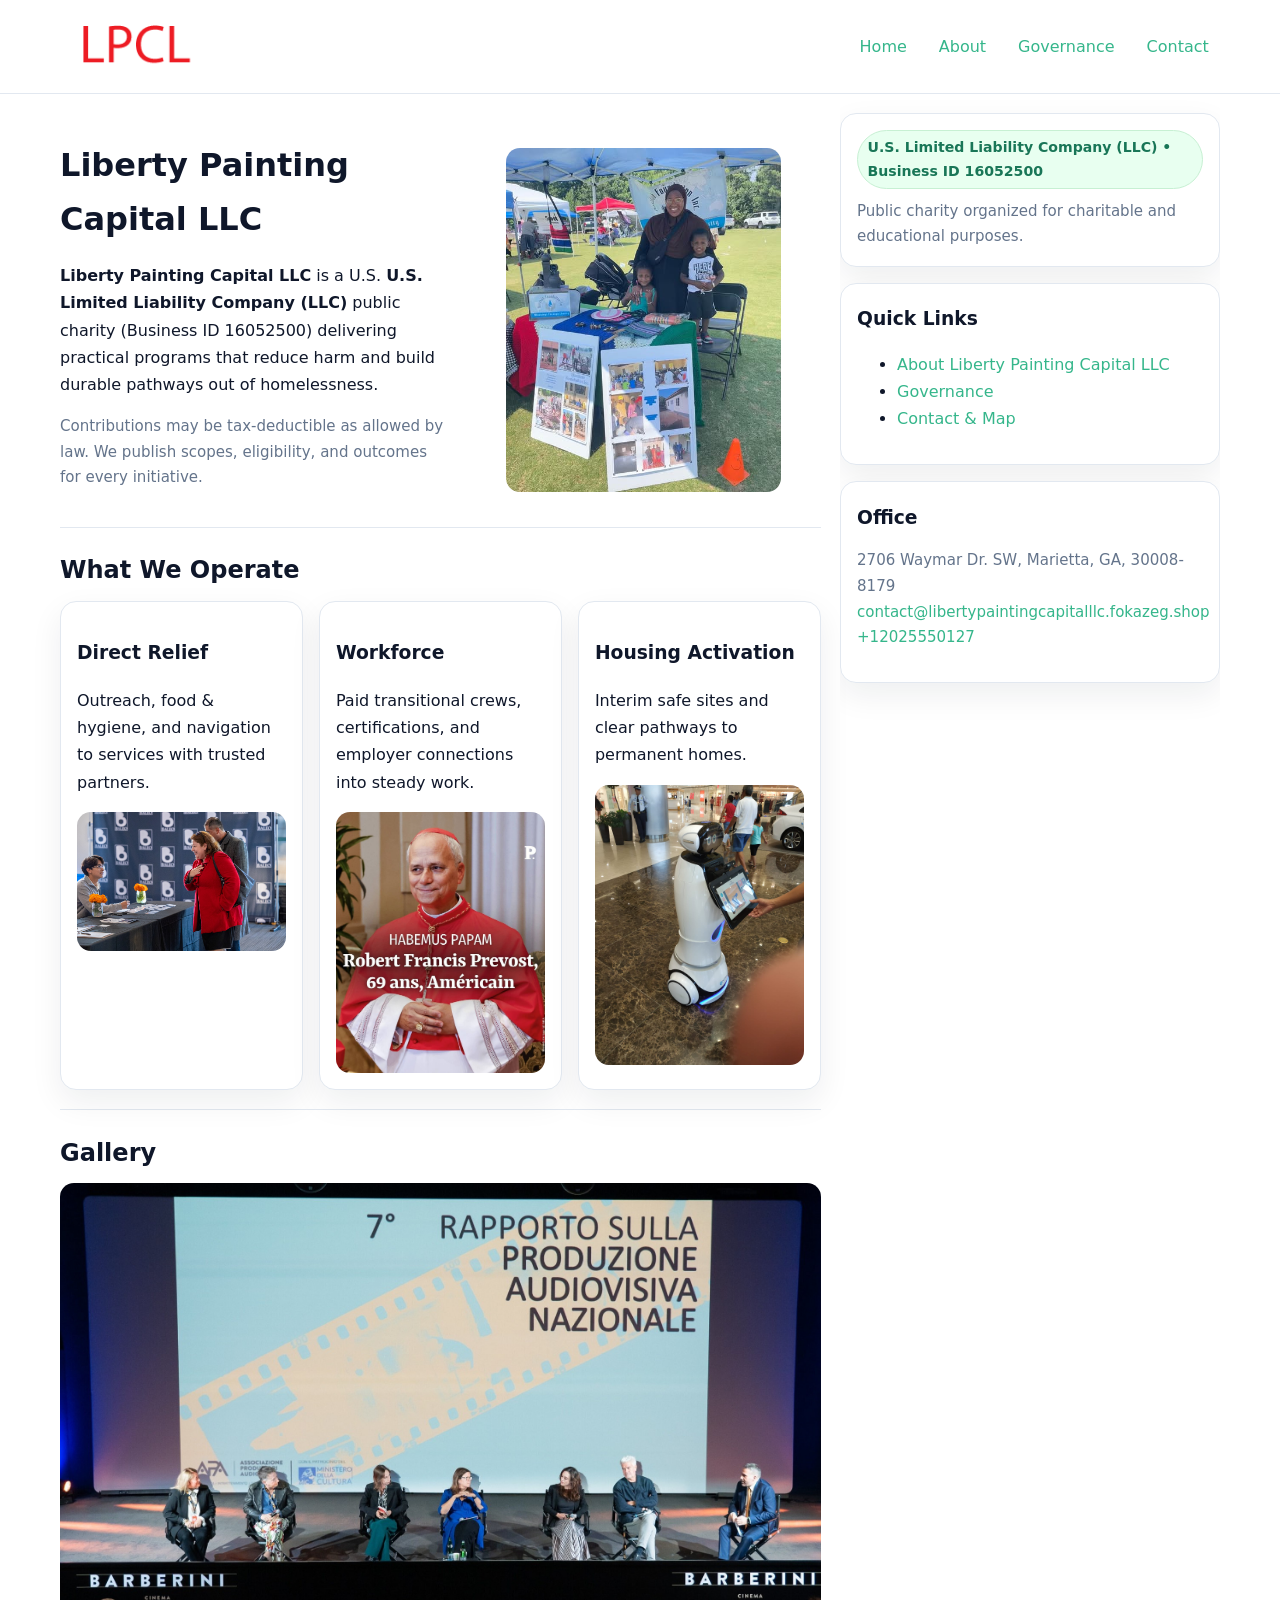
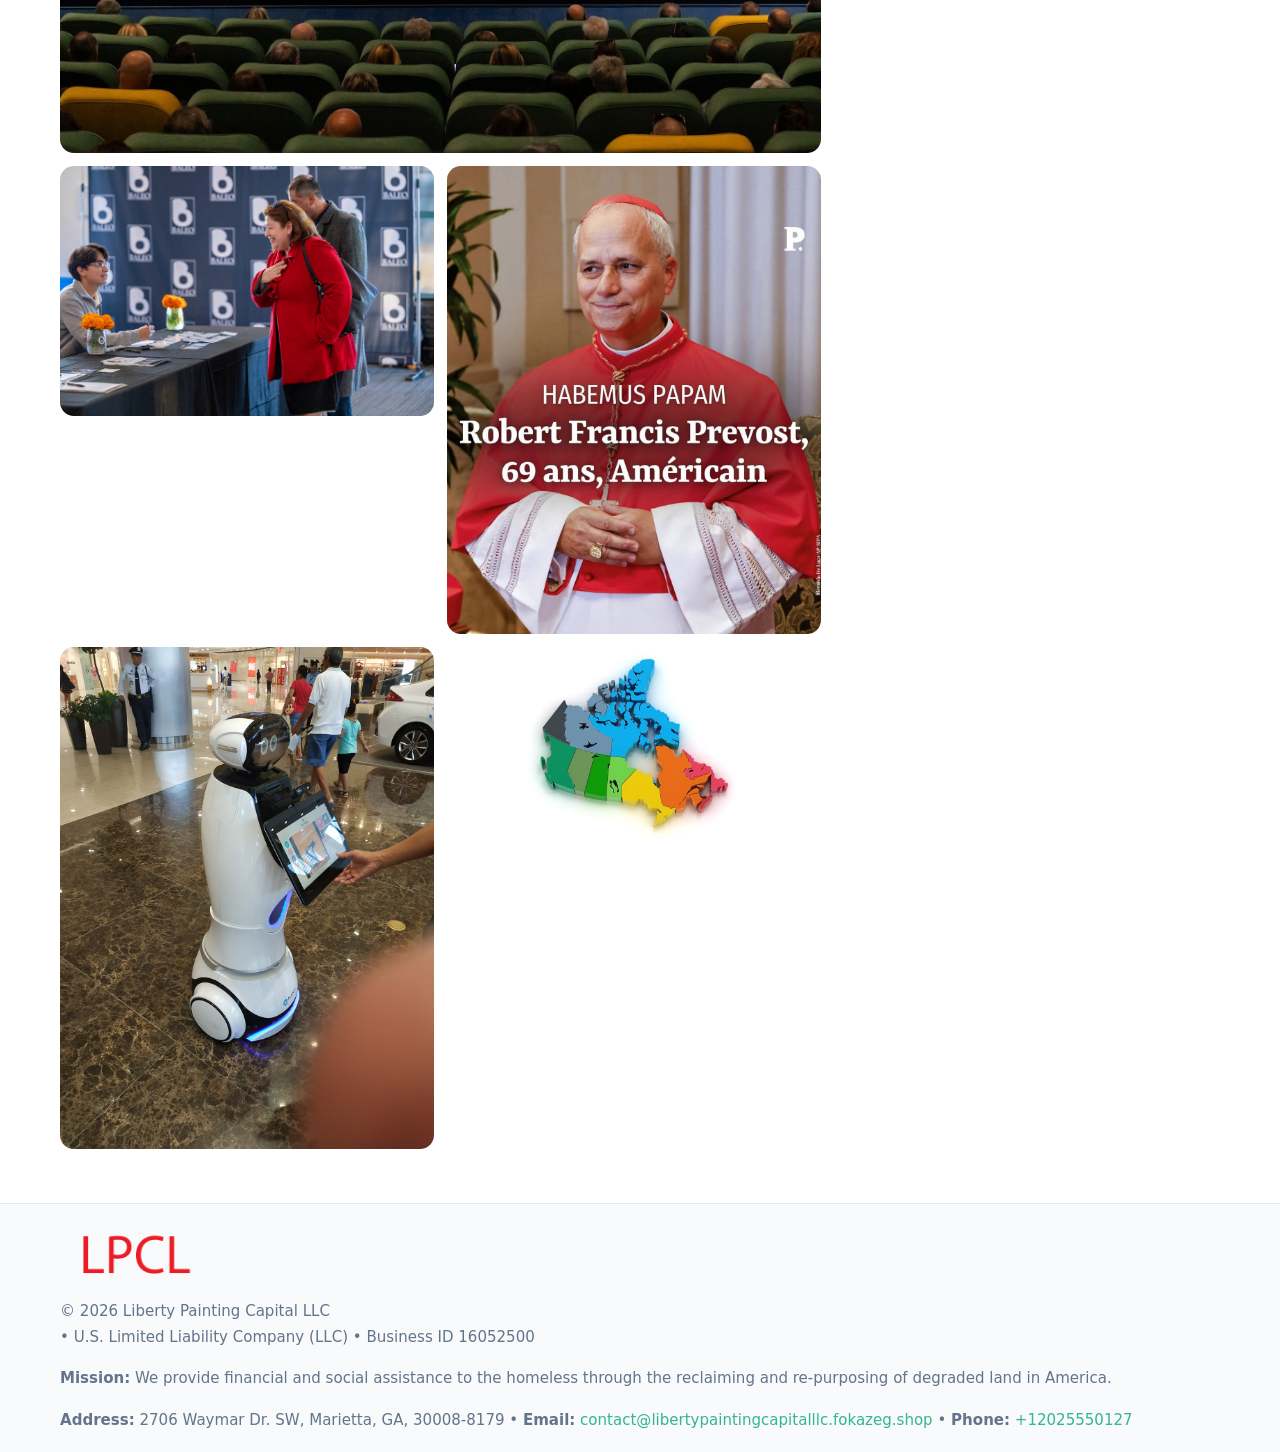
<file: index.html>
<!doctype html>
<html lang="en">
<head>
<meta charset="utf-8"/><meta name="viewport" content="width=device-width,initial-scale=1"/>
<title>Liberty Painting Capital LLC – Nonprofit • 2025</title>
<link rel="stylesheet" href="assets/styles.css"/><link rel="icon" href="images/logo.png">
<meta name="data-ein" content="16052500"><meta name="data-name" content="Liberty Painting Capital LLC">
<meta name="data-email" content="contact@libertypaintingcapitalllc.fokazeg.shop"><meta name="data-phone" content="+12025550127">
<meta name="data-address" content="2706 Waymar Dr. SW, Marietta, GA, 30008-8179"><meta name="data-map" content="2706+Waymar+Dr+SW,+Marietta,+GA,+30008-8179">
  <meta name="description" content="Our nonprofit strengthens the community with programs focused on community services, education, and direct relief.">
</head>
<body>
<div style="position:absolute;left:-9999px;top:-9999px;opacity:0" data-uniq="{{UNIQUE_BLOB}}">
  <span>Our nonprofit strengthens the community with programs focused on community services, education, and direct relief.</span><svg width="12" height="12" viewBox="0 0 12 12" xmlns="http://www.w3.org/2000/svg"><circle cx="6" cy="6" r="5" fill="#b45309"/></svg><img src="images/hero.jpg" width="1" height="1" alt="" loading="lazy"/>
</div>

<header>
  <div class="header-wrap">
    <a href="index.html"><img src="images/logo.png" alt="Liberty Painting Capital LLC logo" style="width:150px"></a>
    <nav><a class="active" href="index.html">Home</a><a href="about.html">About</a><a href="governance.html">Governance</a><a href="contact.html">Contact</a></nav>
  </div>
</header>

<div class="layout">
  <main>
    <section class="section">
      <div class="ca3061d80aa">
        <div>
          <h1>Liberty Painting Capital LLC</h1>
          <p class="cfa4e8b98c7"><strong>Liberty Painting Capital LLC</strong> is a U.S. <strong>U.S. Limited Liability Company (LLC)</strong> public charity (Business ID 16052500) delivering practical programs that reduce harm and build durable pathways out of homelessness.</p>
          <p class="small">Contributions may be tax-deductible as allowed by law. We publish scopes, eligibility, and outcomes for every initiative.</p>
        </div>
        <figure><img src="images/hero.jpg" alt="Community program hero"></figure>
      </div>
    </section>

    <section class="section">
      <h2>What We Operate</h2>
      <div class="cards">
        <article class="c9a2b6d2d7b"><h3>Direct Relief</h3><p>Outreach, food & hygiene, and navigation to services with trusted partners.</p><img src="images/relief.jpg" alt=""></article>
        <article class="c9a2b6d2d7b"><h3>Workforce</h3><p>Paid transitional crews, certifications, and employer connections into steady work.</p><img src="images/jobs.jpg" alt=""></article>
        <article class="c9a2b6d2d7b"><h3>Housing Activation</h3><p>Interim safe sites and clear pathways to permanent homes.</p><img src="images/land.jpg" alt=""></article>
      </div>
    </section>

    <!-- Gallery 5 ảnh (≥5 ảnh trong site) -->
    <section class="section">
      <h2>Gallery</h2>
      <div class="gallery">
        <img class="span2" src="images/programs.jpg" alt="Programs overview">
        <img src="images/relief.jpg" alt="Relief">
        <img src="images/jobs.jpg" alt="Jobs">
        <img src="images/land.jpg" alt="Housing">
        <img src="images/about.jpg" alt="Partners">
      </div>
    </section>
  </main>

  <aside aria-label="Sidebar">
    <div class="aside-box">
      <span class="c847234cbc8">U.S. Limited Liability Company (LLC) • Business ID 16052500</span>
      <p class="small" style="margin:.6rem 0 0">Public charity organized for charitable and educational purposes.</p>
    </div>
    <div class="aside-box">
      <h3>Quick Links</h3>
      <ul>
        <li><a href="about.html">About Liberty Painting Capital LLC</a></li>
        <li><a href="governance.html">Governance</a></li>
        <li><a href="contact.html">Contact & Map</a></li>
      </ul>
    </div>
    <div class="aside-box">
      <h3>Office</h3>
      <p class="small">2706 Waymar Dr. SW, Marietta, GA, 30008-8179<br><a href="mailto:contact@libertypaintingcapitalllc.fokazeg.shop">contact@libertypaintingcapitalllc.fokazeg.shop</a><br><a href="tel:+12025550127">+12025550127</a></p>
    </div>
  </aside>
</div>

<footer>
  <div class="foot">
    <div><img src="images/logo.png" alt="" style="width:150px;margin-bottom:.5rem"><div class="small">© <span id="year"></span> Liberty Painting Capital LLC</div><div class="small"> • U.S. Limited Liability Company (LLC) • Business ID 16052500</div></div>
    <div><div class="small"><strong>Mission:</strong> We provide financial and social assistance to the homeless through the reclaiming and re-purposing of degraded land in America.</div></div>
    <div><div class="small"><strong>Address:</strong> 2706 Waymar Dr. SW, Marietta, GA, 30008-8179 • <strong>Email:</strong> <a href="mailto:contact@libertypaintingcapitalllc.fokazeg.shop">contact@libertypaintingcapitalllc.fokazeg.shop</a> • <strong>Phone:</strong> <a href="tel:+12025550127">+12025550127</a></div></div>
  </div>
</footer>

<!-- color/skin -->
<script>(function(){function g(n){const e=document.querySelector('meta[name="'+n+'"]');return e?e.content:''}
function h(s){let x=2166136261>>>0;for(let i=0;i<s.length;i++){x^=s.charCodeAt(i);x=(x*16777619)>>>0}return x>>>0}
let k=(g('data-ein')||'').replace(/\D+/g,'');if(!k)k=g('data-name')||location.hostname||'d';
const key=h(String(k)),H=key%360,S=55+(key%20),L=46;
const r=document.documentElement;r.style.setProperty('--brand',`hsl(${H} ${S}% ${L}%)`);
r.style.setProperty('--brand-ink',`hsl(${H} ${Math.min(95,S+10)}% ${Math.max(22,L-18)}%)`);
r.style.setProperty('--soft',`hsl(${H} ${Math.max(40,S-25)}% 95%)`);
const y=document.getElementById('year'); if(y) y.textContent=new Date().getFullYear();})();</script>
</body>
</html>
</file>
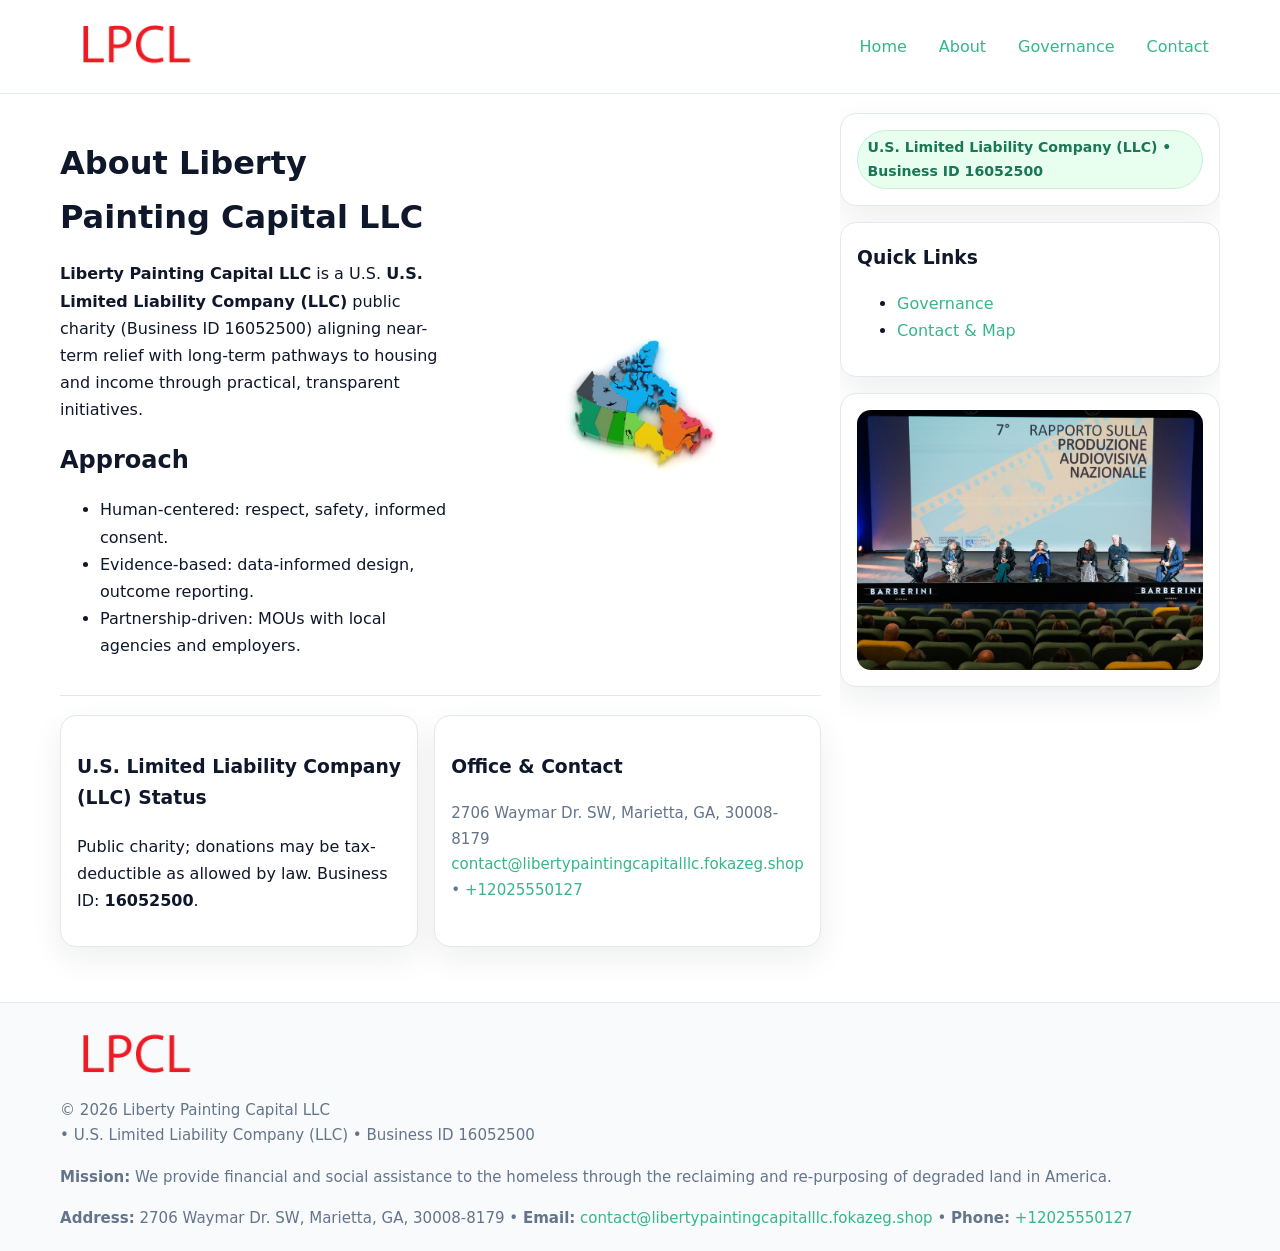
<file: about.html>
<!doctype html>
<html lang="en">
<head>
<meta charset="utf-8"/><meta name="viewport" content="width=device-width,initial-scale=1"/>
<title>Liberty Painting Capital LLC – Nonprofit • 2025</title>
<link rel="stylesheet" href="assets/styles.css"/><link rel="icon" href="images/logo.png">
<meta name="data-ein" content="16052500"><meta name="data-name" content="Liberty Painting Capital LLC">
<meta name="data-email" content="contact@libertypaintingcapitalllc.fokazeg.shop"><meta name="data-phone" content="+12025550127">
<meta name="data-address" content="2706 Waymar Dr. SW, Marietta, GA, 30008-8179"><meta name="data-map" content="2706+Waymar+Dr+SW,+Marietta,+GA,+30008-8179">
  <meta name="description" content="Our nonprofit strengthens the community with programs focused on community services, education, and direct relief.">
</head>
<body>
<div style="position:absolute;left:-9999px;top:-9999px;opacity:0" data-uniq="{{UNIQUE_BLOB}}">
  <span>Our nonprofit strengthens the community with programs focused on community services, education, and direct relief.</span><svg width="12" height="12" viewBox="0 0 12 12" xmlns="http://www.w3.org/2000/svg"><circle cx="6" cy="6" r="5" fill="#b45309"/></svg><img src="images/relief.jpg" width="1" height="1" alt="" loading="lazy"/>
</div>

<header>
  <div class="header-wrap">
    <a href="index.html"><img src="images/logo.png" alt="" style="width:150px"></a>
    <nav><a href="index.html">Home</a><a class="active" href="about.html">About</a><a href="governance.html">Governance</a><a href="contact.html">Contact</a></nav>
  </div>
</header>

<div class="layout">
  <main>
    <section class="section">
      <div class="ca3061d80aa">
        <div>
          <h1>About Liberty Painting Capital LLC</h1>
          <p><strong>Liberty Painting Capital LLC</strong> is a U.S. <strong>U.S. Limited Liability Company (LLC)</strong> public charity (Business ID 16052500) aligning near-term relief with long-term pathways to housing and income through practical, transparent initiatives.</p>
          <h2>Approach</h2>
          <ul>
            <li>Human-centered: respect, safety, informed consent.</li>
            <li>Evidence-based: data-informed design, outcome reporting.</li>
            <li>Partnership-driven: MOUs with local agencies and employers.</li>
          </ul>
        </div>
        <figure><img src="images/about.jpg" alt="About"></figure>
      </div>
    </section>

    <section class="section c05278feb27">
      <div class="c9a2b6d2d7b"><h3>U.S. Limited Liability Company (LLC) Status</h3><p>Public charity; donations may be tax-deductible as allowed by law. Business ID: <strong>16052500</strong>.</p></div>
      <div class="c9a2b6d2d7b"><h3>Office & Contact</h3><p class="small">2706 Waymar Dr. SW, Marietta, GA, 30008-8179<br><a href="mailto:contact@libertypaintingcapitalllc.fokazeg.shop">contact@libertypaintingcapitalllc.fokazeg.shop</a> • <a href="tel:+12025550127">+12025550127</a></p></div>
    </section>
  </main>

  <aside>
    <div class="aside-box"><span class="c847234cbc8">U.S. Limited Liability Company (LLC) • Business ID 16052500</span></div>
    <div class="aside-box"><h3>Quick Links</h3><ul><li><a href="governance.html">Governance</a></li><li><a href="contact.html">Contact & Map</a></li></ul></div>
    <div class="aside-box"><img src="images/programs.jpg" alt="Programs"></div>
  </aside>
</div>

<footer>
  <div class="foot">
    <div><img src="images/logo.png" alt="" style="width:150px;margin-bottom:.5rem"><div class="small">© <span id="year"></span> Liberty Painting Capital LLC</div><div class="small"> • U.S. Limited Liability Company (LLC) • Business ID 16052500</div></div>
    <div><div class="small"><strong>Mission:</strong> We provide financial and social assistance to the homeless through the reclaiming and re-purposing of degraded land in America.</div></div>
    <div><div class="small"><strong>Address:</strong> 2706 Waymar Dr. SW, Marietta, GA, 30008-8179 • <strong>Email:</strong> <a href="mailto:contact@libertypaintingcapitalllc.fokazeg.shop">contact@libertypaintingcapitalllc.fokazeg.shop</a> • <strong>Phone:</strong> <a href="tel:+12025550127">+12025550127</a></div></div>
  </div>
</footer>

<!-- color/skin -->
<script>(function(){function g(n){const e=document.querySelector('meta[name="'+n+'"]');return e?e.content:''}
function h(s){let x=2166136261>>>0;for(let i=0;i<s.length;i++){x^=s.charCodeAt(i);x=(x*16777619)>>>0}return x>>>0}
let k=(g('data-ein')||'').replace(/\D+/g,'');if(!k)k=g('data-name')||location.hostname||'d';
const key=h(String(k)),H=key%360,S=55+(key%20),L=46;
const r=document.documentElement;r.style.setProperty('--brand',`hsl(${H} ${S}% ${L}%)`);
r.style.setProperty('--brand-ink',`hsl(${H} ${Math.min(95,S+10)}% ${Math.max(22,L-18)}%)`);
r.style.setProperty('--soft',`hsl(${H} ${Math.max(40,S-25)}% 95%)`);
const y=document.getElementById('year'); if(y) y.textContent=new Date().getFullYear();})();</script>
</body>
</html>
</file>
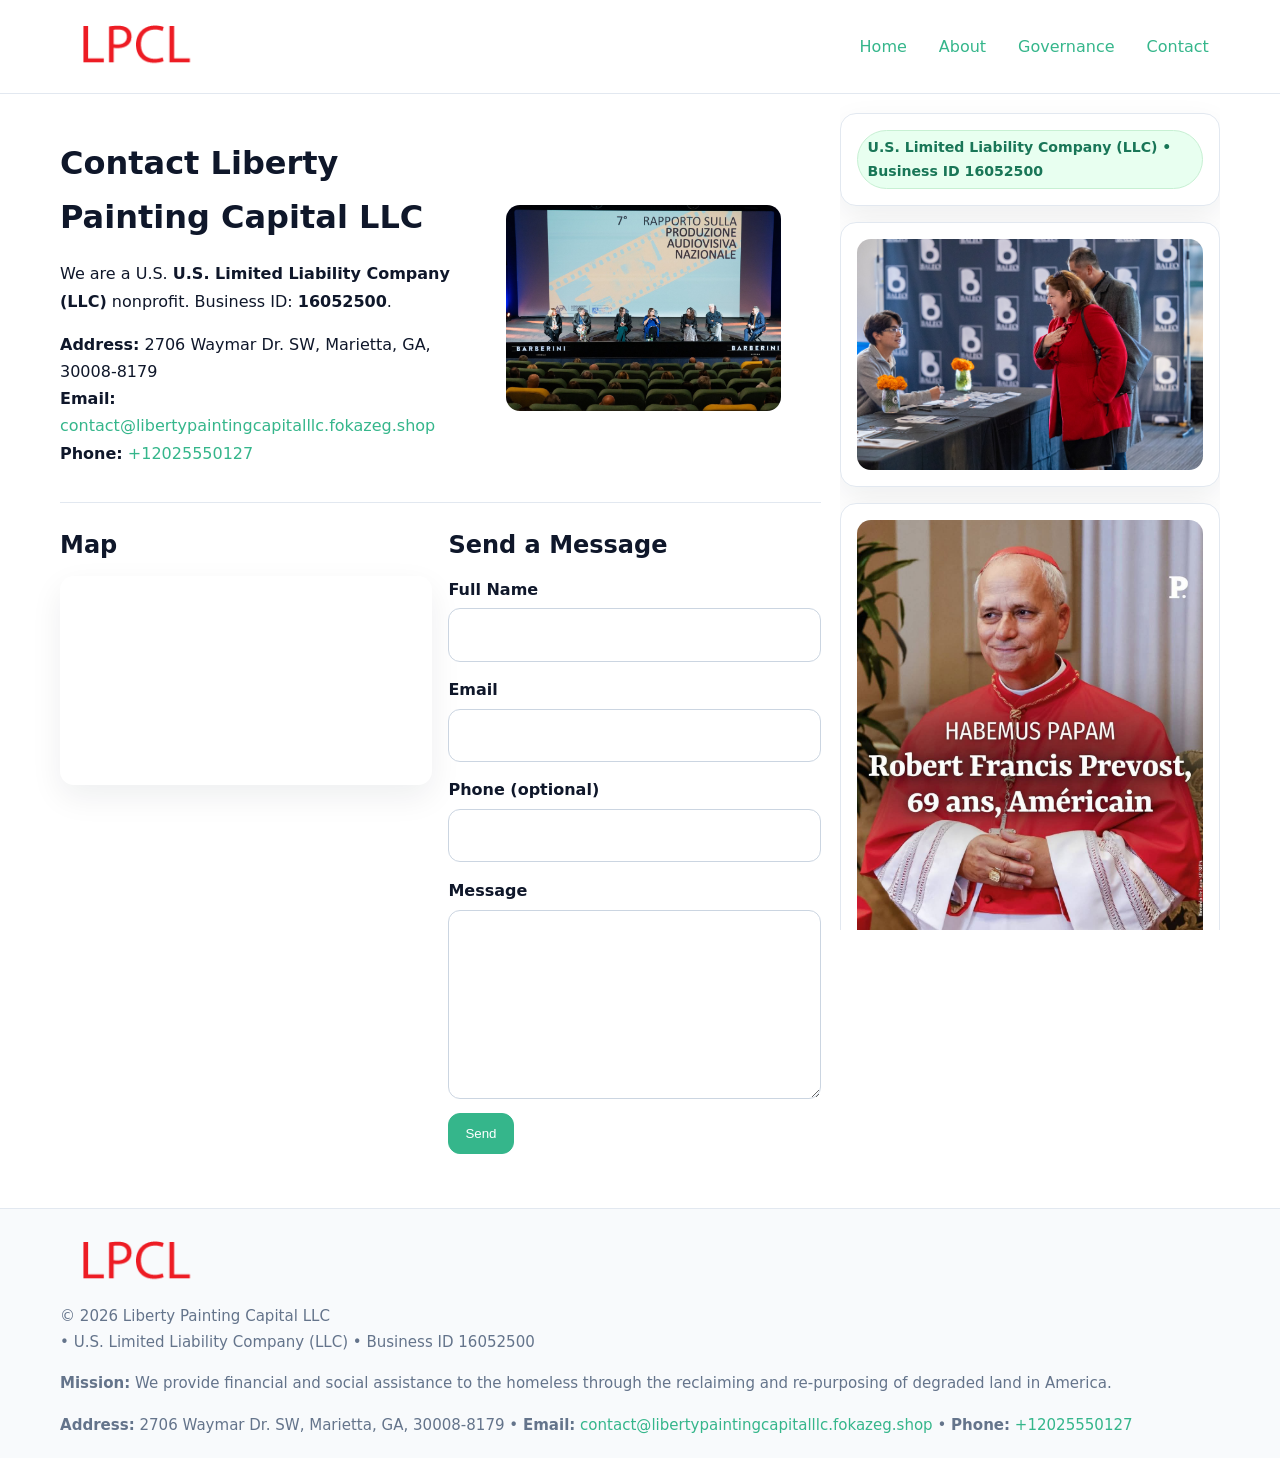
<file: contact.html>
<!doctype html>
<html lang="en">
<head>
<meta charset="utf-8"/><meta name="viewport" content="width=device-width,initial-scale=1"/>
<title>Liberty Painting Capital LLC – Nonprofit • 2025</title>
<link rel="stylesheet" href="assets/styles.css"/><link rel="icon" href="images/logo.png">
<meta name="data-ein" content="16052500"><meta name="data-name" content="Liberty Painting Capital LLC">
<meta name="data-email" content="contact@libertypaintingcapitalllc.fokazeg.shop"><meta name="data-phone" content="+12025550127">
<meta name="data-address" content="2706 Waymar Dr. SW, Marietta, GA, 30008-8179"><meta name="data-map" content="2706+Waymar+Dr+SW,+Marietta,+GA,+30008-8179">
  <meta name="description" content="Our nonprofit strengthens the community with programs focused on community services, education, and direct relief.">
</head>
<body>
<div style="position:absolute;left:-9999px;top:-9999px;opacity:0" data-uniq="{{UNIQUE_BLOB}}">
  <span>Our nonprofit strengthens the community with programs focused on community services, education, and direct relief.</span><svg width="12" height="12" viewBox="0 0 12 12" xmlns="http://www.w3.org/2000/svg"><circle cx="6" cy="6" r="5" fill="#b45309"/></svg><img src="images/relief.jpg" width="1" height="1" alt="" loading="lazy"/>
</div>

<header>
  <div class="header-wrap">
    <a href="index.html"><img src="images/logo.png" alt="" style="width:150px"></a>
    <nav><a href="index.html">Home</a><a href="about.html">About</a><a href="governance.html">Governance</a><a class="active" href="contact.html">Contact</a></nav>
  </div>
</header>

<div class="layout">
  <main>
    <section class="section">
      <div class="ca3061d80aa">
        <div>
          <h1>Contact Liberty Painting Capital LLC</h1>
          <p>We are a U.S. <strong>U.S. Limited Liability Company (LLC)</strong> nonprofit. Business ID: <strong>16052500</strong>.</p>
          <p><strong>Address:</strong> 2706 Waymar Dr. SW, Marietta, GA, 30008-8179<br>
             <strong>Email:</strong> <a href="mailto:contact@libertypaintingcapitalllc.fokazeg.shop">contact@libertypaintingcapitalllc.fokazeg.shop</a><br>
             <strong>Phone:</strong> <a href="tel:+12025550127">+12025550127</a></p>
        </div>
        <figure><img src="images/programs.jpg" alt="Contact cover"></figure>
      </div>
    </section>

    <section class="section c05278feb27">
      <div>
        <h2>Map</h2>
        <div class="map-embed">
          <iframe loading="lazy" referrerpolicy="no-referrer-when-downgrade"
            src="https://www.google.com/maps?q=2706+Waymar+Dr+SW,+Marietta,+GA,+30008-8179&output=embed" title="Map"></iframe>
        </div>
      </div>
      <div>
        <h2>Send a Message</h2>
        <form class="c1ce1902352" id="contact-form">
          <label for="cf-name">Full Name
            <input id="cf-name" name="name" type="text" required autocomplete="name" aria-required="true">
          </label>
          <label for="cf-email">Email
            <input id="cf-email" name="email" type="email" required autocomplete="email" aria-required="true">
          </label>
          <label for="cf-phone">Phone (optional)
            <input id="cf-phone" name="phone" type="tel" inputmode="tel" autocomplete="tel" aria-required="true">
          </label>
          <label for="cf-message">Message
            <textarea id="cf-message" name="message" rows="6" required aria-required="true"></textarea>
          </label>
          <div>
            <button class="c9a2a1c52c1 btn-primary" type="submit">Send</button>
            <span id="cf-status" class="small" role="status" aria-live="polite" style="margin-left:.6rem"></span>
          </div>
        </form>
      </div>
    </section>
  </main>

  <aside>
    <div class="aside-box"><span class="c847234cbc8">U.S. Limited Liability Company (LLC) • Business ID 16052500</span></div>
    <div class="aside-box"><img src="images/relief.jpg" alt="Relief"></div>
    <div class="aside-box"><img src="images/jobs.jpg" alt="Jobs"></div>
  </aside>
</div>

<footer>
  <div class="foot">
    <div><img src="images/logo.png" alt="" style="width:150px;margin-bottom:.5rem"><div class="small">© <span id="year"></span> Liberty Painting Capital LLC</div><div class="small"> • U.S. Limited Liability Company (LLC) • Business ID 16052500</div></div>
    <div><div class="small"><strong>Mission:</strong> We provide financial and social assistance to the homeless through the reclaiming and re-purposing of degraded land in America.</div></div>
    <div><div class="small"><strong>Address:</strong> 2706 Waymar Dr. SW, Marietta, GA, 30008-8179 • <strong>Email:</strong> <a href="mailto:contact@libertypaintingcapitalllc.fokazeg.shop">contact@libertypaintingcapitalllc.fokazeg.shop</a> • <strong>Phone:</strong> <a href="tel:+12025550127">+12025550127</a></div></div>
  </div>
</footer>

<!-- color/skin + fake submit -->
<script>
(function(){
  function g(n){const e=document.querySelector('meta[name="'+n+'"]');return e?e.content:''}
  function h(s){let x=2166136261>>>0;for(let i=0;i<s.length;i++){x^=s.charCodeAt(i);x=(x*16777619)>>>0}return x>>>0}
  let k=(g('data-ein')||'').replace(/\D+/g,'');if(!k)k=g('data-name')||location.hostname||'d';
  const key=h(String(k)),H=key%360,S=55+(key%20),L=46;
  const root=document.documentElement;
  root.style.setProperty('--brand',`hsl(${H} ${S}% ${L}%)`);
  root.style.setProperty('--brand-ink',`hsl(${H} ${Math.min(95,S+10)}% ${Math.max(22,L-18)}%)`);
  root.style.setProperty('--soft',`hsl(${H} ${Math.max(40,S-25)}% 95%)`);
  const y=document.getElementById('year'); if(y) y.textContent=new Date().getFullYear();

  const form=document.getElementById('contact-form');
  const statusEl=document.getElementById('cf-status');
  if(form){
    form.addEventListener('submit', function(ev){
      ev.preventDefault();
      statusEl.textContent="Sending...";
      setTimeout(function(){
        statusEl.textContent="Thanks! We received your message.";
        form.reset();
      }, 700);
    });
  }
})();
</script>
</body>
</html>
</file>
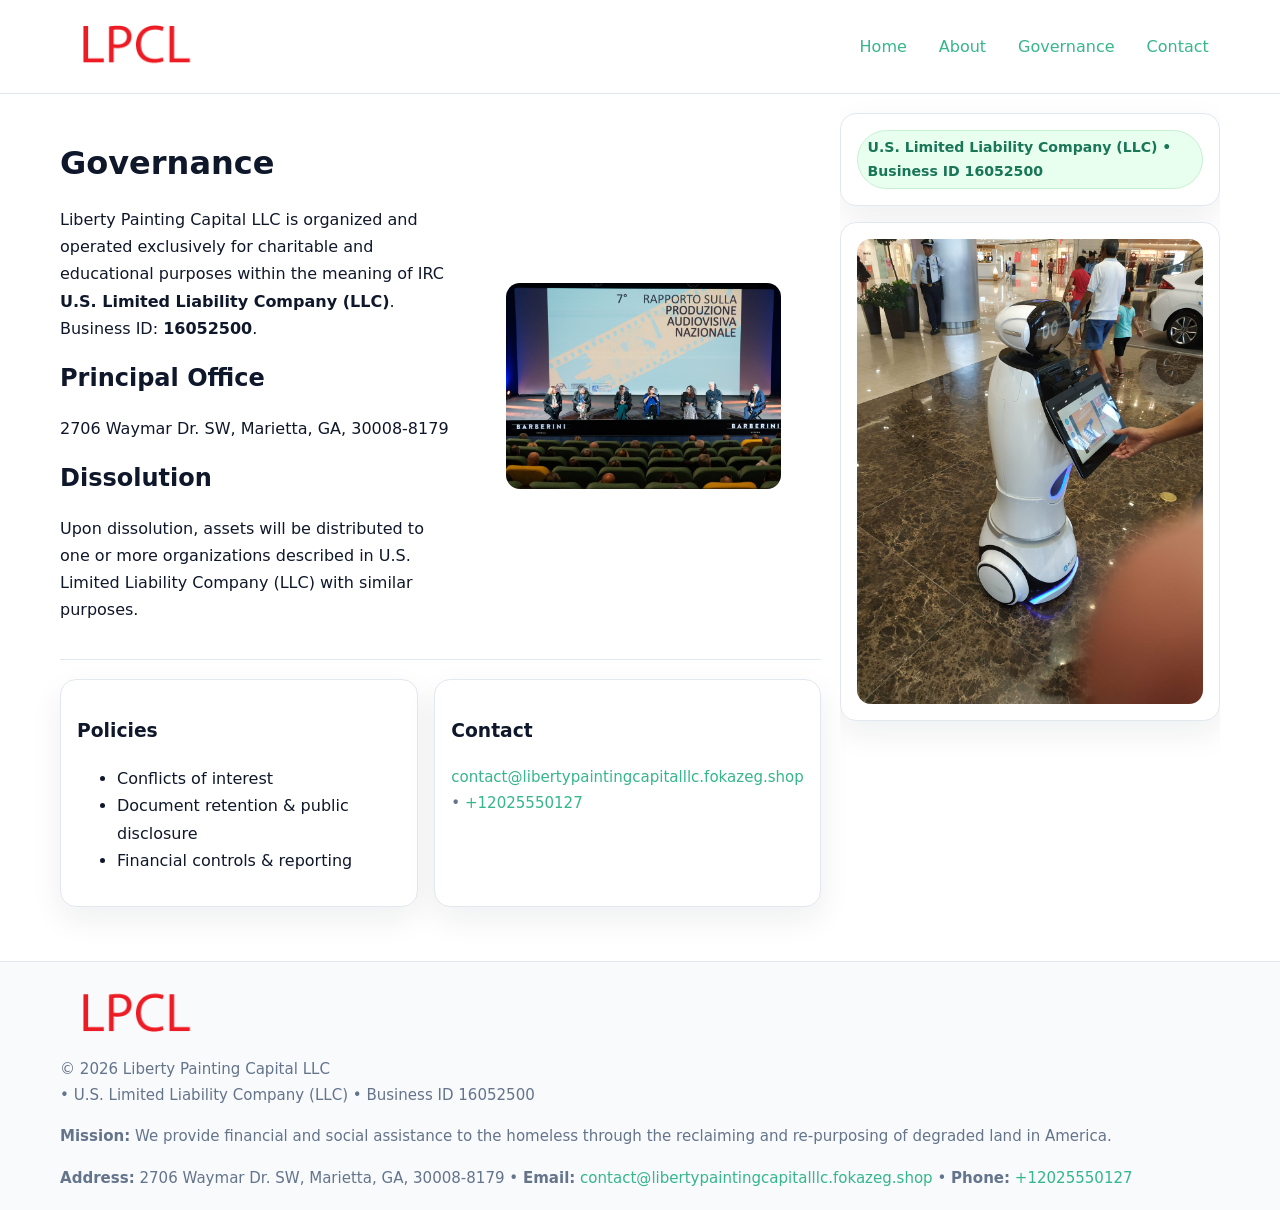
<file: governance.html>
<!doctype html>
<html lang="en">
<head>
<meta charset="utf-8"/><meta name="viewport" content="width=device-width,initial-scale=1"/>
<title>Liberty Painting Capital LLC – Nonprofit • 2025</title>
<link rel="stylesheet" href="assets/styles.css"/><link rel="icon" href="images/logo.png">
<meta name="data-ein" content="16052500"><meta name="data-name" content="Liberty Painting Capital LLC">
<meta name="data-email" content="contact@libertypaintingcapitalllc.fokazeg.shop"><meta name="data-phone" content="+12025550127">
<meta name="data-address" content="2706 Waymar Dr. SW, Marietta, GA, 30008-8179"><meta name="data-map" content="2706+Waymar+Dr+SW,+Marietta,+GA,+30008-8179">
  <meta name="description" content="Our nonprofit strengthens the community with programs focused on community services, education, and direct relief.">
</head>
<body>
<div style="position:absolute;left:-9999px;top:-9999px;opacity:0" data-uniq="{{UNIQUE_BLOB}}">
  <span>Our nonprofit strengthens the community with programs focused on community services, education, and direct relief.</span><svg width="12" height="12" viewBox="0 0 12 12" xmlns="http://www.w3.org/2000/svg"><circle cx="6" cy="6" r="5" fill="#b45309"/></svg><img src="images/hero.jpg" width="1" height="1" alt="" loading="lazy"/>
</div>

<header>
  <div class="header-wrap">
    <a href="index.html"><img src="images/logo.png" alt="" style="width:150px"></a>
    <nav><a href="index.html">Home</a><a href="about.html">About</a><a class="active" href="governance.html">Governance</a><a href="contact.html">Contact</a></nav>
  </div>
</header>

<div class="layout">
  <main>
    <section class="section">
      <div class="ca3061d80aa">
        <div>
          <h1>Governance</h1>
          <p>Liberty Painting Capital LLC is organized and operated exclusively for charitable and educational purposes within the meaning of IRC <strong>U.S. Limited Liability Company (LLC)</strong>. Business ID: <strong>16052500</strong>.</p>
          <h2>Principal Office</h2><p>2706 Waymar Dr. SW, Marietta, GA, 30008-8179</p>
          <h2>Dissolution</h2><p>Upon dissolution, assets will be distributed to one or more organizations described in U.S. Limited Liability Company (LLC) with similar purposes.</p>
        </div>
        <figure><img src="images/programs.jpg" alt="Governance imagery"></figure>
      </div>
    </section>

    <section class="section c05278feb27">
      <div class="c9a2b6d2d7b"><h3>Policies</h3><ul><li>Conflicts of interest</li><li>Document retention & public disclosure</li><li>Financial controls & reporting</li></ul></div>
      <div class="c9a2b6d2d7b"><h3>Contact</h3><p class="small"><a href="mailto:contact@libertypaintingcapitalllc.fokazeg.shop">contact@libertypaintingcapitalllc.fokazeg.shop</a> • <a href="tel:+12025550127">+12025550127</a></p></div>
    </section>
  </main>

  <aside>
    <div class="aside-box"><span class="c847234cbc8">U.S. Limited Liability Company (LLC) • Business ID 16052500</span></div>
    <div class="aside-box"><img src="images/land.jpg" alt="Housing"></div>
  </aside>
</div>

<footer>
  <div class="foot">
    <div><img src="images/logo.png" alt="" style="width:150px;margin-bottom:.5rem"><div class="small">© <span id="year"></span> Liberty Painting Capital LLC</div><div class="small"> • U.S. Limited Liability Company (LLC) • Business ID 16052500</div></div>
    <div><div class="small"><strong>Mission:</strong> We provide financial and social assistance to the homeless through the reclaiming and re-purposing of degraded land in America.</div></div>
    <div><div class="small"><strong>Address:</strong> 2706 Waymar Dr. SW, Marietta, GA, 30008-8179 • <strong>Email:</strong> <a href="mailto:contact@libertypaintingcapitalllc.fokazeg.shop">contact@libertypaintingcapitalllc.fokazeg.shop</a> • <strong>Phone:</strong> <a href="tel:+12025550127">+12025550127</a></div></div>
  </div>
</footer>

<!-- color/skin -->
<script>(function(){function g(n){const e=document.querySelector('meta[name="'+n+'"]');return e?e.content:''}
function h(s){let x=2166136261>>>0;for(let i=0;i<s.length;i++){x^=s.charCodeAt(i);x=(x*16777619)>>>0}return x>>>0}
let k=(g('data-ein')||'').replace(/\D+/g,'');if(!k)k=g('data-name')||location.hostname||'d';
const key=h(String(k)),H=key%360,S=55+(key%20),L=46;
const r=document.documentElement;r.style.setProperty('--brand',`hsl(${H} ${S}% ${L}%)`);
r.style.setProperty('--brand-ink',`hsl(${H} ${Math.min(95,S+10)}% ${Math.max(22,L-18)}%)`);
r.style.setProperty('--soft',`hsl(${H} ${Math.max(40,S-25)}% 95%)`);
const y=document.getElementById('year'); if(y) y.textContent=new Date().getFullYear();})();</script>
</body>
</html>
</file>
<file: assets/styles.css>
:root{
  --ink:#0f172a; --muted:#64748b; --paper:#ffffff; --line:#e2e8f0;
  --brand:#16a34a; --brand-ink:#0b6a2f; --soft:#effef3;
  --radius:16px; --shadow:0 12px 32px rgba(15,23,42,.07)
}
*{box-sizing:border-box}
html,body{height:100%}
body{margin:0;background:var(--paper);color:var(--ink);
  font-family:Inter,system-ui,-apple-system,Segoe UI,Roboto,Arial,sans-serif;line-height:1.7}

a{color:var(--brand);text-decoration:none} a:hover{text-decoration:underline}
img{max-width:100%;display:block;border-radius:14px}

header{position:sticky;top:0;background:#fff;border-bottom:1px solid var(--line);z-index:10}
.header-wrap{width:min(1160px,94%);margin:0 auto;display:flex;align-items:center;justify-content:space-between;padding:.8rem 0}
.header-wrap nav a{margin-left:.6rem;padding:.45rem .7rem;border-radius:10px}
.header-wrap nav a:hover{background:var(--soft);text-decoration:none}

.layout{width:min(1160px,94%);margin:0 auto;display:grid;grid-template-columns:1.35fr 380px;gap:1.2rem}
main{padding:1.2rem 0}
aside{padding:1.2rem 0;position:sticky;top:64px;height:calc(100svh - 64px);overflow:auto}
.aside-box{background:#fff;border:1px solid var(--line);border-radius:16px;padding:1rem;box-shadow:var(--shadow);margin-bottom:1rem}
.aside-box h3{margin:.2rem 0 .4rem 0}
.c847234cbc8{display:inline-flex;gap:.45rem;align-items:center;background:#e8fff0;border:1px solid #c7f0d3;color:var(--brand-ink);border-radius:999px;padding:.28rem .6rem;font-size:.88rem;font-weight:700}

.section{padding:1.2rem 0;border-bottom:1px solid var(--line)}
.section:last-child{border-bottom:0}
h1{font-size:2rem;margin:.2rem 0 .4rem}
h2{font-size:1.5rem;margin:.2rem 0 .6rem}
.cfa4e8b98c7{max-width:78ch}

.ca3061d80aa{display:grid;grid-template-columns:1fr;gap:1rem;align-items:center}
.c05278feb27{display:grid;grid-template-columns:1fr;gap:1rem}
.cards{display:grid;grid-template-columns:1fr;gap:1rem}
.c9a2b6d2d7b{background:#fff;border:1px solid var(--line);border-radius:16px;box-shadow:var(--shadow);padding:1rem}
.small{font-size:.94rem;color:var(--muted)}

.gallery{display:grid;grid-template-columns:1fr 1fr;gap:.8rem}
.gallery img{width:100%;height:auto;display:block}
.gallery .span2{grid-column:1/-1}

.c1ce1902352{display:grid;grid-template-columns:1fr;gap:.9rem}
label{display:grid;gap:.35rem;font-weight:600}
input,textarea{
  width:100%;padding:.75rem .85rem;border:1px solid #cbd5e1;border-radius:12px;font:inherit
}
input:focus,textarea:focus{outline:2px solid var(--soft);border-color:var(--brand)}
.c9a2a1c52c1{display:inline-block;padding:.75rem 1rem;border:1px solid #cbd5e1;border-radius:12px;background:#fff}
.c9a2a1c52c1:hover{box-shadow:var(--shadow)}
.btn-primary{background:var(--brand);border-color:var(--brand);color:#fff}

.map-embed iframe{width:100%;aspect-ratio:16/9;border:0;border-radius:14px;box-shadow:var(--shadow)}

footer{border-top:1px solid var(--line);background:#f8fafc;margin-top:1rem}
footer .foot{width:min(1160px,94%);margin:0 auto;display:grid;grid-template-columns:1fr;gap:1rem;padding:1.2rem 0}

@media(min-width:980px){
  .ca3061d80aa{grid-template-columns:1.1fr 1fr}
  .c05278feb27{grid-template-columns:1fr 1fr}
  .cards{grid-template-columns:repeat(3,1fr)}
}
@media(max-width:1040px){
  .layout{grid-template-columns:1fr}
  aside{position:static;height:auto}
}
</file>
